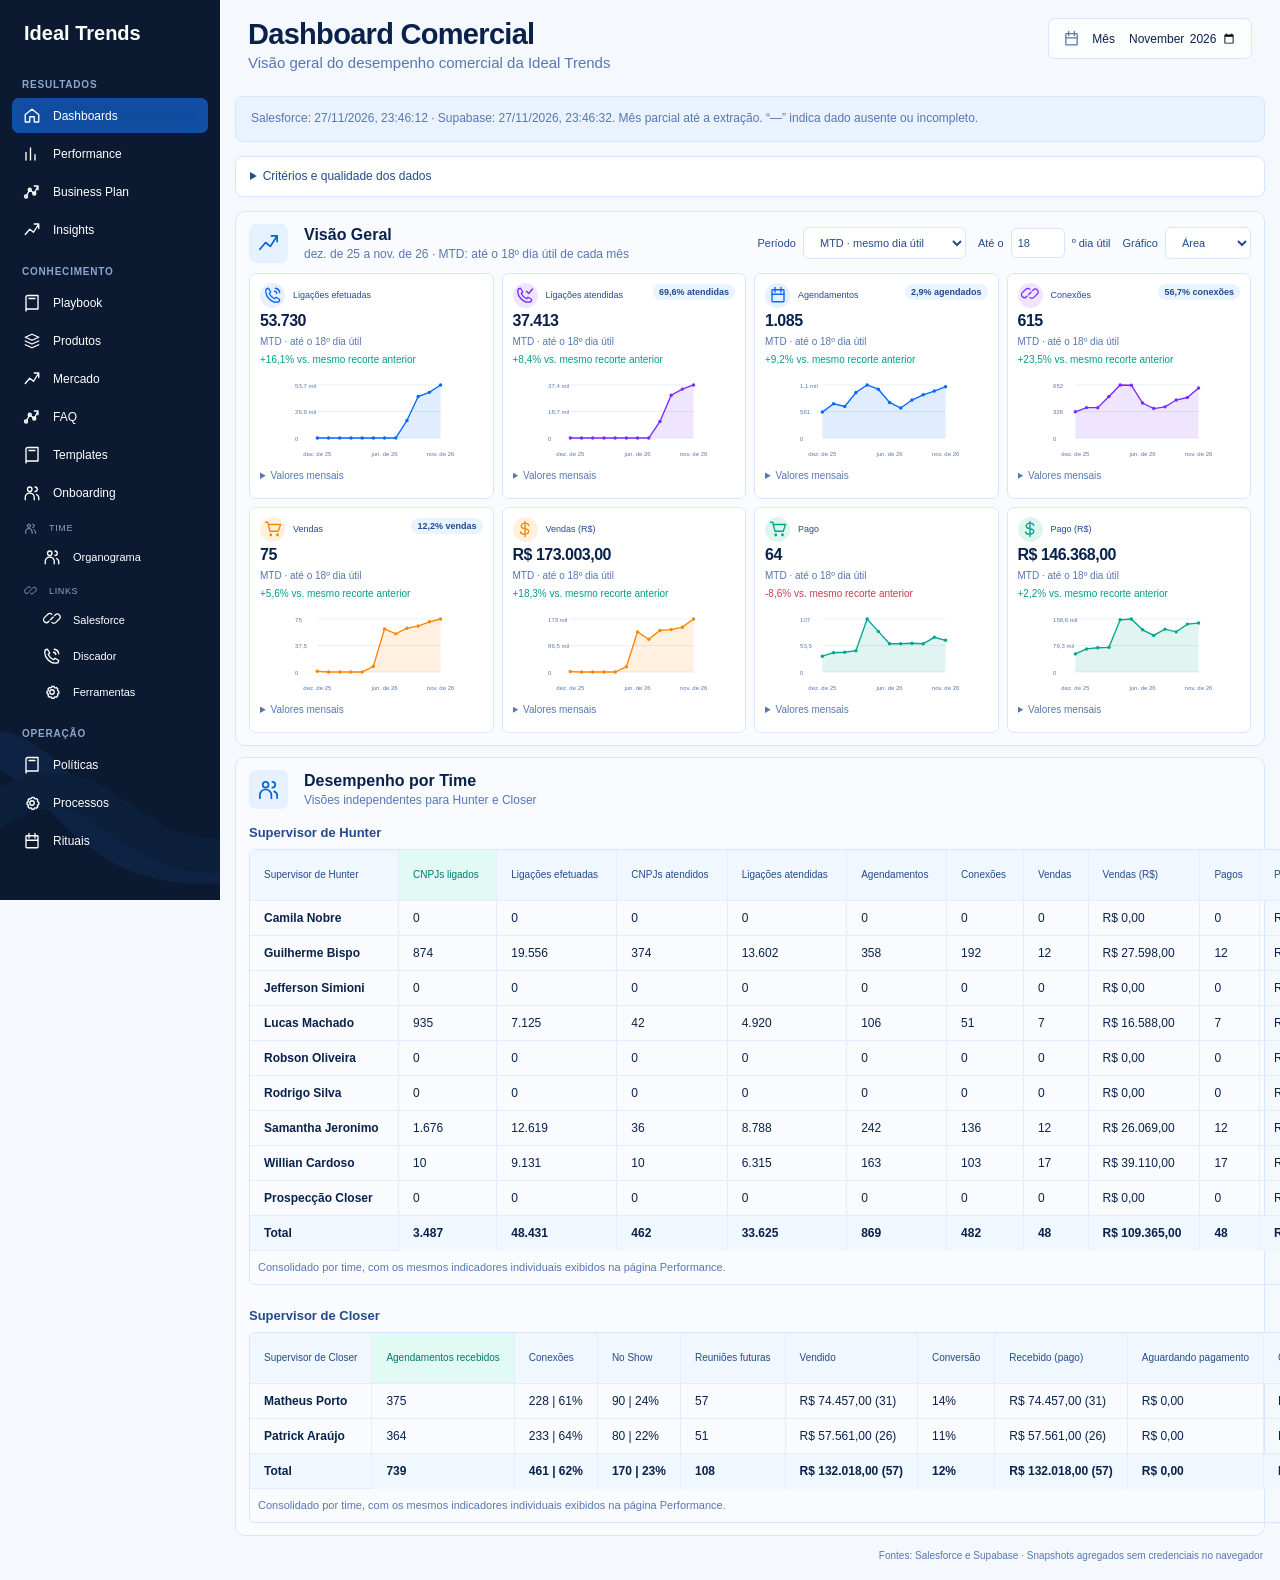
<file: index.html>
<!doctype html>
<html lang="pt-BR">
<head>
  <meta charset="UTF-8">
  <meta name="viewport" content="width=device-width, initial-scale=1">
  <meta name="theme-color" content="#0b1a30">
  <title>Ideal Trends · Dashboard Comercial</title>
  <link rel="stylesheet" href="styles.css?v=summary-columns-20260925">
  <script src="components.js?v=dashboard-20260923" defer></script>
  <script src="data-model.js" defer></script>
  <script src="salesforce-data.js" defer></script>
  <script src="supabase-model.js?v=person-history-20260924" defer></script>
  <script src="supabase-data.js?v=20261128024632087" defer></script>
  <script src="crm-components.js?v=active-hunter-teams-20260925" defer></script>
  <script src="business-plan-config.js?v=october-funnel-326250" defer></script>
  <script src="crm-app.js?v=supabase-team-data-20260924" defer></script>
  <script src="business-plan.js?v=projection-20260923" defer></script>
  <script src="performance.js?v=person-history-20260924" defer></script>
</head>
<body>
  <a class="skip-link" href="#conteudo">Ir para o conteúdo</a>
  <dashboard-sidebar></dashboard-sidebar>
  <main id="conteudo">
    <header class="page-header view-page" data-view="dashboard">
      <div><h1>Dashboard Comercial</h1><p>Visão geral do desempenho comercial da Ideal Trends</p></div>
      <div class="period-controls"><label class="period-chip" for="report-month"><ui-icon name="calendar"></ui-icon>Mês <input type="month" id="report-month" required></label></div>
    </header>
    <p id="connection-status" class="connection-status view-page" data-view="dashboard" role="status" aria-live="polite"></p>
    <details class="source-details view-page" data-view="dashboard"><summary>Critérios e qualidade dos dados</summary><div id="source-details"></div></details>
    <section class="panel history-panel view-page" aria-labelledby="history-title" id="historico" data-view="dashboard">
      <header class="section-header"><span class="section-icon"><ui-icon name="trend"></ui-icon></span><div><h2 id="history-title">Visão Geral</h2><p id="history-period">Períodos mensais</p></div><div class="history-controls"><label>Período <select id="history-mode"><option value="mtd" selected>MTD · mesmo dia útil</option><option value="month">Mês completo</option></select></label><label id="cutoff-label">Até o <input id="history-cutoff" type="number" min="1" max="31" value="1" aria-label="Posição do dia útil no mês">º dia útil</label><label>Gráfico <select id="chart-style"><option value="area">Área</option><option value="line">Linha</option></select></label></div></header>
      <div class="history-grid" id="history-metrics"></div>
    </section>
    <section class="panel view-page" aria-labelledby="team-title" id="times" data-view="dashboard">
      <header class="section-header"><span class="section-icon"><ui-icon name="users"></ui-icon></span><div><h2 id="team-title">Desempenho por Time</h2><p>Visões independentes para Hunter e Closer</p></div></header>
      <div class="role-sections">
        <section aria-labelledby="hunter-team-title"><h3 id="hunter-team-title" class="subsection-title">Supervisor de Hunter</h3><crm-team></crm-team></section>
        <section aria-labelledby="closer-team-title"><h3 id="closer-team-title" class="subsection-title">Supervisor de Closer</h3><crm-closer-team></crm-closer-team></section>
      </div>
    </section>
    <section class="view-page bp-page" id="business-plan" data-view="business-plan" hidden aria-labelledby="bp-title">
      <header class="page-header page-header-view"><div><h1 id="bp-title">Business Plan</h1><p>Plano, ritmo até o mesmo dia útil e realizado da operação</p></div><div class="period-controls"><label class="period-chip" for="bp-month"><ui-icon name="calendar"></ui-icon>Mês <input type="month" id="bp-month" required></label></div></header>
      <p id="bp-status" class="connection-status" role="status"></p>
      <section class="panel" aria-labelledby="bp-summary-title"><header class="section-header"><span class="section-icon"><ui-icon name="activity"></ui-icon></span><div><h2 id="bp-summary-title">Acompanhamento do plano</h2><p>Planejado até hoje usa a posição de dia útil do mês</p></div></header><div id="bp-table"></div></section>
      <section class="panel" aria-labelledby="bp-weekly-title"><header class="section-header"><span class="section-icon"><ui-icon name="calendar"></ui-icon></span><div><h2 id="bp-weekly-title">Acompanhamento semanal por time</h2><p>Meta, realizado, pago e gap do mês, consolidados por semana</p></div></header><div id="bp-weekly"></div></section>
      <section class="panel" aria-labelledby="bp-history-title"><header class="section-header"><span class="section-icon"><ui-icon name="trend"></ui-icon></span><div><h2 id="bp-history-title">Business Plan x Realizado por mês</h2><p>Histórico desde o primeiro mês disponível na carga</p></div></header><div id="bp-history"></div></section>
    </section>
    <section class="view-page performance-page" id="performance" data-view="performance" hidden aria-labelledby="performance-title">
      <header class="page-header page-header-view"><div><h1 id="performance-title">Performance</h1><p>Resultados individuais dentro de cada time</p></div><div class="period-controls"><label class="period-chip" for="performance-month"><ui-icon name="calendar"></ui-icon>Mês <input type="month" id="performance-month" required></label></div></header>
      <p id="performance-status" class="connection-status" role="status"></p>
      <details class="panel performance-section" aria-labelledby="performance-team-title"><summary><span class="section-icon"><ui-icon name="users"></ui-icon></span><span><strong id="performance-team-title">Desempenho por Time</strong><small>Pessoas e resultados no contexto de cada supervisor</small></span></summary><div class="performance-section-content"><div id="performance-teams" class="role-sections"></div></div></details>
      <details class="panel performance-section" aria-labelledby="person-history-title"><summary><span class="section-icon"><ui-icon name="trend"></ui-icon></span><span><strong id="person-history-title">Histórico por Colaborador</strong><small>Indicadores nas linhas e meses nas colunas</small></span></summary><div class="performance-section-content"><div class="history-controls"><label>Recorte <select id="person-history-mode"><option value="month">Mês completo</option><option value="mtd" selected>MTD</option></select></label></div><div class="role-history-grid"><section><div class="subsection-toolbar"><h3>Histórico — Hunters</h3><label>Colaborador <select id="hunter-person"></select></label></div><div id="hunter-history"></div></section><section><div class="subsection-toolbar"><h3>Histórico — Closers</h3><label>Colaborador <select id="closer-person"></select></label></div><div id="closer-history"></div></section></div></div></details>
      <details class="panel performance-section" aria-labelledby="indicator-people-title"><summary><span class="section-icon"><ui-icon name="trend"></ui-icon></span><span><strong id="indicator-people-title">Histórico por Indicador &amp; Pessoas</strong><small>Um indicador por vez, pessoas nas linhas e meses de 2026 nas colunas</small></span></summary><div class="performance-section-content"><div class="role-history-grid"><section><div class="subsection-toolbar"><h3>Supervisor de Hunter</h3><label>Indicador <select id="hunter-indicator-history-metric"></select></label></div><div id="hunter-indicator-people-history" class="team-stack"></div></section><section><div class="subsection-toolbar"><h3>Supervisor de Closer</h3><label>Indicador <select id="closer-indicator-history-metric"></select></label></div><div id="closer-indicator-people-history" class="team-stack"></div></section></div></div></details>
      <details class="panel performance-section" aria-labelledby="daily-history-title"><summary><span class="section-icon"><ui-icon name="calendar"></ui-icon></span><span><strong id="daily-history-title">Histórico Diário por Indicador</strong><small>Resultados de cada dia do mês selecionado</small></span></summary><div class="performance-section-content"><div class="history-controls"><label>Perfil <select id="daily-role"><option value="hunter">Hunter</option><option value="closer">Closer</option></select></label><label>Colaborador <select id="daily-person"></select></label><label>Mês <input type="month" id="daily-month" required></label></div><div id="daily-history"></div></div></details>
      <details class="panel performance-section" aria-labelledby="quartile-title"><summary><span class="section-icon"><ui-icon name="trend"></ui-icon></span><span><strong id="quartile-title">Análise de Quartil</strong><small>Comparativo de faixas de desempenho</small></span></summary><div class="performance-section-content"><p class="empty-state">Critérios da análise de quartil em definição.</p></div></details>
    </section>
    <section class="view-page placeholder-page" id="insights" data-view="insights" hidden><h1>Insights</h1><p>Esta página será desenvolvida.</p></section>
    <section class="view-page placeholder-page" id="knowledge" data-view="knowledge" hidden><h1>Conhecimento</h1><p>Playbook, Produtos, Mercado, FAQ, Templates, Onboarding, Organograma e Links serão desenvolvidos aqui.</p></section>
    <section class="view-page placeholder-page" id="operation" data-view="operation" hidden><h1>Operação</h1><p>Políticas, Processos e Rituais serão desenvolvidos aqui.</p></section>
    <footer class="page-footer">Fontes: Salesforce e Supabase · Snapshots agregados sem credenciais no navegador</footer>
  </main>
</body>
</html>
</file>
<file: styles.css>
:root{font-family:Inter,"Segoe UI",Arial,sans-serif;color:#09224b;background:#f5f8fd;font-synthesis:none;--border:#d7e6ff;--muted:#5877b1;--blue:#0768ff;--green:#009e89}
*{box-sizing:border-box}body{margin:0}button,select{font:inherit}a{color:inherit}ui-icon{display:inline-flex;width:23px;height:23px;flex-shrink:0}ui-icon svg{width:100%;height:100%}.skip-link{position:fixed;left:210px;top:-60px;z-index:5;background:white;padding:12px}.skip-link:focus{top:10px}:focus-visible{outline:3px solid #ffb74d;outline-offset:4px}
dashboard-sidebar{display:block;position:fixed;inset:0 auto 0 0;width:220px;background:#0b1a30;color:#fff;overflow:hidden}.brand{display:flex;align-items:center;gap:10px;font-size:20px;font-weight:650;padding:22px 24px;text-decoration:none;white-space:nowrap;position:relative;z-index:1}.brand svg{width:28px;height:30px}.sidebar-nav{height:calc(100% - 74px);display:grid;align-content:start;gap:3px;padding:8px 12px 35px;overflow-y:auto;position:relative;z-index:1}.nav-group{margin:16px 10px 5px;color:#8ca6cf;text-transform:uppercase;font-size:10px;font-weight:700;letter-spacing:.08em}.nav-group:first-child{margin-top:4px}.nav-link{display:flex;align-items:center;gap:12px;border-radius:7px;padding:8px 11px;text-decoration:none;font-size:12px;min-height:35px}.nav-link ui-icon{width:18px;height:18px}.nav-link:hover{background:#152e50}.nav-link.active{background:#104d9f;box-shadow:inset 0 0 18px #1760bd66}.nav-link.nested{margin-left:18px;padding-left:13px;font-size:11px;min-height:29px}.nav-link.nested-title{margin-left:8px;padding:8px 4px 2px;color:#8ca6cf;text-transform:uppercase;letter-spacing:.07em;font-size:9px;min-height:24px;pointer-events:none}.nav-link.nested-title ui-icon{width:13px;height:13px}.sidebar-wave{position:absolute;bottom:0;width:100%;height:190px;pointer-events:none;opacity:.55}
main{margin-left:220px;padding:18px 15px 16px;max-width:2000px}.page-header{display:flex;align-items:flex-start;justify-content:space-between;gap:20px;padding:0 13px 25px}h1{font-size:29px;letter-spacing:-.7px;line-height:1.15;margin:0 0 3px}p{margin:0;color:var(--muted)}.page-header p{font-size:15px}.period-controls{display:flex;align-items:center;gap:12px}.period-label{position:absolute;clip-path:inset(50%);width:1px;height:1px;overflow:hidden}.period-chip{display:flex;align-items:center;gap:12px;padding:11px 14px;background:#ffffffb3;border:1px solid var(--border);border-radius:7px;font-size:12px;white-space:nowrap}.period-chip ui-icon{width:17px;height:17px;color:var(--muted)}.view-page[hidden]{display:none!important}.placeholder-page{background:#ffffff87;border:1px solid var(--border);border-radius:10px;padding:35px;min-height:260px}.page-header-view{padding-inline:0}.bp-page{max-width:100%}
.panel{background:#ffffff87;border:1px solid var(--border);border-radius:10px;padding:12px 13px;margin-bottom:11px}.section-header{display:flex;align-items:center;gap:16px;margin-bottom:13px;min-height:38px}.section-icon{display:grid;place-items:center;background:#e6f1ff;color:#0963d5;width:39px;height:39px;border-radius:7px;flex-shrink:0}h2{font-size:16px;line-height:1.3;margin:0;font-weight:700}.section-header p{font-size:12px;margin-top:1px}.metrics-grid{display:grid;grid-template-columns:1.7fr 1.24fr 1.42fr repeat(5,1fr);gap:8px}metric-card{display:block;min-width:0}.metric{height:155px;border:1px solid var(--border);border-radius:7px;background:linear-gradient(125deg,#fff,#fbfdff);padding:12px 10px;overflow:hidden}.metric-heading{display:flex;align-items:center;gap:8px;min-height:36px}.metric-label{font-size:10px;line-height:1.45;color:#244b8b}.metric-icon{width:35px;height:35px;display:grid;place-items:center;background:var(--tint,#e5f0ff);color:var(--accent,#0069ff);border-radius:50%;flex-shrink:0}.metric-value{font-size:27px;letter-spacing:-.7px;font-weight:700;margin:13px 0 16px;white-space:nowrap}.metric-value.long{font-size:23px}.delta{font-size:12px;color:var(--green);white-space:nowrap}.delta small{font-size:9px;color:var(--muted);margin-left:5px}.metric:not(.featured) .delta small{display:block;margin:3px 0 0 17px}.featured{background:radial-gradient(ellipse at 25% 100%,#00a99780,transparent 65%),linear-gradient(120deg,#008d80,#00786e);color:white;border-color:#00a390;padding:14px 17px;box-shadow:inset 0 0 20px #02d7b61c}.featured .metric-label{color:white;font-size:14px;font-weight:650}.featured .metric-icon{background:white;color:#009586;width:39px;height:39px}.featured .metric-value{font-size:37px;margin:10px 0 9px;letter-spacing:-1px}.featured .delta{font-size:16px;color:white;font-weight:600}.featured .delta small{color:#e0fffa;font-weight:400;font-size:10px}.conversion-row{display:flex;align-items:center;justify-content:space-between;gap:5px;margin-top:-3px;font-size:12px}.conversion-row small{display:block;color:var(--muted);font-size:9px;line-height:1.5}.badge{display:inline-block;color:#009f89;background:#e0fbf3;border-radius:20px;font-size:11px;padding:5px 9px;white-space:nowrap}.badge.warning{background:#fff3e4;color:#db7a00}.legend{margin-left:auto;display:flex;gap:21px;font-size:9px;color:var(--muted)}.legend span{display:flex;align-items:center;gap:8px}.legend i,.team-dot{height:10px;width:10px;border-radius:50%;background:var(--dot);display:inline-block;flex-shrink:0}
team-performance{display:block}.table-scroll{overflow:auto;border:1px solid var(--border);border-radius:6px}table{width:100%;border-collapse:collapse;font-size:12px;white-space:nowrap}caption{text-align:left;padding:8px;color:var(--muted);font-size:11px;caption-side:bottom}th,td{text-align:left;border-right:1px solid #e2edff;border-bottom:1px solid #e2edff;padding:10px 14px}th:last-child,td:last-child{border-right:0}thead th{background:#f1f7ff;font-size:10px;font-weight:400;height:51px;color:#244b8b}thead th:nth-child(2){background:#e1faf4;color:#00786e}.table-heading{display:flex;align-items:center;gap:12px}.table-heading .metric-icon{height:28px;width:28px}.table-heading ui-icon{width:19px;height:19px}th small{color:var(--muted);line-height:1.6;font-size:9px}.team-name{display:flex;align-items:center;gap:13px;color:#244b8b}.cell-delta{color:var(--green);font-size:10px;margin-top:4px}.conversion-cell{display:flex;gap:20px;align-items:center;justify-content:space-between}tbody tr:hover{background:#f1f7ff}tfoot{font-weight:700;background:#f1f7ff}tfoot td{border-bottom:0}.history-grid{display:grid;grid-template-columns:repeat(8,minmax(0,1fr));gap:8px}.history-panel .section-header{margin-bottom:10px}.chart-control{margin-left:auto;display:flex;align-items:center;gap:10px;font-size:11px;color:#244b8b}select{background:white;color:#244b8b;border:1px solid var(--border);border-radius:6px;padding:8px 25px 8px 12px}.history-card{border:1px solid var(--border);border-radius:7px;padding:9px 10px;background:#fff}.history-card .metric-heading{min-height:24px;gap:8px}.history-card .metric-icon{width:25px;height:25px}.history-card ui-icon{width:18px;height:18px}.history-card .metric-label{font-size:9px}.history-value{font-size:19px;font-weight:700;letter-spacing:-.5px;margin:4px 0}.history-card .delta{font-size:11px}.history-card .delta small{font-size:8px}.sparkline{display:block;width:100%;height:89px;margin-top:8px;overflow:visible}.sparkline text{font-family:inherit;font-size:7px;fill:var(--muted)}.chart-area{transition:opacity .2s}body.line-charts .chart-area{opacity:0}.page-footer{text-align:right;color:var(--muted);font-size:10px;padding:3px 2px}
@media(min-width:1600px){.metric{height:170px}.history-card{padding:12px}.sparkline{height:115px}td{padding-block:13px}}
@media(max-width:1250px){.metrics-grid{grid-template-columns:repeat(4,minmax(0,1fr))}.history-grid{grid-template-columns:repeat(4,minmax(0,1fr))}.page-header{flex-wrap:wrap}.legend{gap:10px;flex-wrap:wrap;max-width:330px}.metric-value.long{font-size:26px}.history-card .sparkline{height:100px}}
@media(max-width:760px){dashboard-sidebar{position:relative;width:100%;height:auto}.brand{padding:16px 20px}.sidebar-nav{display:flex;padding:0 10px 12px;gap:5px}.nav-link{font-size:12px;gap:8px;padding:10px}.sidebar-wave{display:none}main{margin-left:0;padding:16px 10px}.page-header{padding:0 3px 18px;gap:14px}h1{font-size:25px}.page-header p{font-size:13px}.period-controls{gap:7px;flex-wrap:wrap}.period-chip{padding:9px 11px}.metrics-grid,.history-grid{grid-template-columns:repeat(2,minmax(0,1fr))}.section-header{gap:10px;flex-wrap:wrap}.legend{margin:0;width:100%;max-width:none;gap:12px}.panel{padding:10px}.featured .metric-value{font-size:28px}.featured{padding:12px 10px}.featured .delta small{display:block;font-size:9px}.metric-label{font-size:10px}.metric-value{font-size:25px}.chart-control{margin-left:49px}.page-footer{text-align:left;line-height:1.5}}
crm-metric,crm-team,monthly-history{display:block;min-width:0}.connection-status{padding:12px 15px;margin:0 0 14px;background:#eaf2ff;border:1px solid var(--border);border-radius:8px;font-size:12px;line-height:1.6}.metric-note{font-size:10px;line-height:1.5}.featured .metric-note{color:#e0fffa}.empty-state{padding:30px 15px;white-space:normal;color:var(--muted);text-align:center}.chart-empty{min-height:110px;display:grid;place-items:center;text-align:center;font-size:11px;color:var(--muted)}.history-grid{grid-template-columns:repeat(6,minmax(0,1fr))}.history-card details{font-size:10px;color:var(--muted);overflow:auto}.history-card summary{cursor:pointer;padding:8px 0}.history-card details th,.history-card details td{padding:5px;font-size:10px}.table-scroll caption{white-space:normal;line-height:1.5}input[type=month]{font:inherit;border:0;background:transparent;color:inherit;max-width:155px}@media(max-width:1250px){.history-grid{grid-template-columns:repeat(3,minmax(0,1fr))}}@media(max-width:760px){.history-grid{grid-template-columns:repeat(2,minmax(0,1fr))}}
@media(prefers-reduced-motion:reduce){*{scroll-behavior:auto!important;transition:none!important}}
.source-details{margin:0 0 14px;border:1px solid var(--border);border-radius:8px;padding:10px 14px;background:white;color:var(--muted);font-size:12px;line-height:1.6}.source-details summary{cursor:pointer;color:#244b8b}.source-details h3{font-size:13px}.source-details ul{padding-left:20px}.metric-value.long{font-size:clamp(16px,1.45vw,25px);letter-spacing:-.6px}.featured .metric-value.long{font-size:clamp(23px,2vw,36px)}.history-value{font-size:clamp(15px,1.25vw,21px)}@media(max-width:1250px){.metric-value.long{font-size:25px}.history-value{font-size:19px}}@media(max-width:420px){.metric-value.long{font-size:19px}.featured .metric-value.long{font-size:24px}.history-value{font-size:16px}}
.history-controls{margin-left:auto;display:flex;align-items:center;gap:12px;flex-wrap:wrap}.history-controls label{display:flex;align-items:center;gap:7px;color:#244b8b;font-size:11px}.history-controls label[hidden]{display:none}.history-controls input{width:54px;padding:8px 6px;color:#244b8b;border:1px solid var(--border);border-radius:6px;font:inherit}.history-change{font-size:10px;color:var(--green);margin-top:5px}.history-change.negative{color:#c13e52}.history-panel .section-header{flex-wrap:wrap}@media(max-width:760px){.history-controls{margin-left:0;width:100%;gap:8px}.history-controls select{padding-right:8px}.section-header p{line-height:1.5}}
.gap-negative{color:#c13e52;font-weight:700}.gap-positive{color:var(--green);font-weight:700}.diagnosis{white-space:normal;min-width:210px}.bp-projection{color:#244b8b;font-weight:750;white-space:nowrap}.bp-cell-plan,.bp-cell-actual{display:block;font-size:10px;line-height:1.6}.bp-cell-plan{color:var(--muted)}.bp-cell-actual{color:#09224b;font-weight:650}.bp-page .panel{margin-bottom:14px}@media(max-width:760px){dashboard-sidebar{width:100%;position:relative;height:auto}.sidebar-nav{height:auto;max-height:310px}.sidebar-wave{display:none}main{margin-left:0}.placeholder-page{padding:24px 16px}}

/* Dashboard and performance details */
.metric{height:auto;min-height:220px}.metric-value{margin-bottom:4px}.metric-secondary{font-size:10px;line-height:1.4;color:var(--muted);min-height:15px;margin:0}.metric-secondary strong{color:#244b8b}.metric-plan{display:grid;grid-template-columns:repeat(4,minmax(0,1fr));gap:4px;margin:8px 0 0;padding-top:7px;border-top:1px solid #e2edff}.metric-plan dt{font-size:8px;color:var(--muted);margin:0}.metric-plan dd{font-size:10px;font-weight:700;margin:2px 0 0;white-space:nowrap}.metric-plan .negative{color:#c13e52}.metric .metric-note{margin-top:6px}.featured .metric-secondary,.featured .metric-secondary strong,.featured .metric-note,.featured .metric-plan dt{color:#e0fffa}.featured .metric-plan{border-top-color:#dffff933}.featured .metric-plan dd{color:#fff}.role-sections{display:grid;gap:20px}.subsection-title{font-size:13px;color:#244b8b;margin:3px 0 9px}.subsection-toolbar{display:flex;align-items:center;justify-content:space-between;gap:12px;margin:0 0 10px}.subsection-toolbar h3{font-size:13px;color:#244b8b;margin:0}.subsection-toolbar label{display:flex;align-items:center;gap:7px;font-size:11px;color:#244b8b}.performance-page{max-width:100%}.role-history-grid{display:grid;grid-template-columns:repeat(2,minmax(0,1fr));gap:18px}.team-stack{display:grid;gap:9px}.team-detail{border:1px solid var(--border);border-radius:7px;background:#fff}.team-detail summary{display:flex;justify-content:space-between;align-items:center;cursor:pointer;padding:10px 12px;font-size:12px;font-weight:700;color:#244b8b}.team-detail summary span{font-size:10px;color:var(--muted);font-weight:400}.team-detail .table-scroll{border-radius:0;border-inline:0;border-bottom:0}.matrix-table th:first-child{position:sticky;left:0;background:#f1f7ff;z-index:1}.matrix-table td{text-align:right}.daily-matrix{font-size:11px}.daily-matrix th,.daily-matrix td{padding:8px 10px}.performance-page .panel{margin-bottom:14px}@media(max-width:1250px){.metrics-grid{grid-template-columns:repeat(4,minmax(0,1fr))}.role-history-grid{grid-template-columns:1fr}}@media(max-width:760px){.metric{min-height:205px}.metric-plan{grid-template-columns:repeat(2,minmax(0,1fr))}.metric-plan dd{font-size:9px}.role-history-grid{grid-template-columns:1fr}.subsection-toolbar{align-items:flex-start;flex-direction:column}.subsection-toolbar label{width:100%;justify-content:space-between}.subsection-toolbar select{max-width:70%}}

/* Business Plan semanal por time */
.bp-weekly-table th,.bp-weekly-table td{text-align:right;padding:8px 12px}.bp-weekly-table th:first-child{position:sticky;left:0;z-index:1;text-align:left;background:#fff;min-width:164px}.bp-weekly-table thead th{background:#eaf3ff;font-weight:700;color:#244b8b}.bp-weekly-table thead th:first-child{background:#eaf3ff;text-transform:capitalize}.bp-weekly-table .bp-weekly-section th{position:static;background:#143a70;color:#fff;text-align:left;font-size:11px;letter-spacing:.06em;padding:8px 12px}.bp-weekly-table .bp-weekly-targets td{color:#244b8b}.bp-weekly-table .bp-weekly-realized td{color:#05766a}.bp-weekly-table .bp-weekly-paid td{color:#087057}.bp-weekly-table .bp-weekly-gap td{color:#c13e52}.bp-weekly-table .bp-weekly-total th,.bp-weekly-table .bp-weekly-total td{background:#f2f7ff;font-weight:750}.bp-weekly-table .bp-weekly-rate th,.bp-weekly-table .bp-weekly-rate td{background:#fbfcff;color:#5877b1;font-size:11px;font-style:italic}.bp-weekly-table tbody tr:hover th,.bp-weekly-table tbody tr:hover td{background:inherit}@media(max-width:760px){.bp-weekly-table th,.bp-weekly-table td{padding:8px 10px;font-size:11px}.bp-weekly-table th:first-child{min-width:130px}}

.bp-cell-detail{display:block;margin-top:3px;color:var(--muted);font-size:10px;font-weight:400;line-height:1.4}.bp-history-table th:first-child{position:sticky;left:0;z-index:2;background:#f1f7ff}.bp-history-table tbody th:first-child{background:#fff}.bp-history-table tbody tr:hover th:first-child{background:#f1f7ff}

/* Performance: blocos expansíveis e históricos em leitura vertical. */
.performance-page .role-history-grid{grid-template-columns:1fr;gap:24px}.performance-section{padding:0}.performance-section>summary{display:flex;align-items:center;gap:10px;cursor:pointer;list-style:none;padding:16px 18px;color:#244b8b}.performance-section>summary::-webkit-details-marker{display:none}.performance-section>summary::after{content:'+';margin-left:auto;font-size:22px;font-weight:300}.performance-section[open]>summary{border-bottom:1px solid var(--border)}.performance-section[open]>summary::after{content:'−'}.performance-section>summary>span:nth-child(2){display:grid;gap:3px}.performance-section>summary strong{font-size:15px}.performance-section>summary small{font-size:11px;color:var(--muted);font-weight:400}.performance-section-content{padding:16px 18px 18px}.performance-section-content .history-controls{margin:0 0 14px}@media(max-width:760px){.performance-section>summary{padding:13px}.performance-section-content{padding:13px}}

.history-card{position:relative}.history-conversion{position:absolute;top:10px;right:10px;border-radius:999px;background:#e8f4ff;color:#244b8b;padding:3px 6px;font-size:9px;font-weight:700;white-space:nowrap}

/* Visão Geral: dois blocos de quatro indicadores, em ordem de funil. */
.history-panel .history-grid{grid-template-columns:repeat(4,minmax(0,1fr))}@media(max-width:1250px){.history-panel .history-grid{grid-template-columns:repeat(2,minmax(0,1fr))}}@media(max-width:760px){.history-panel .history-grid{grid-template-columns:1fr}}

/* Histórico por indicador: destaque para os consolidadores do período. */
.indicator-people-table :is(th,td):nth-last-child(2){background:#eaf2ff;border-left-color:#bfd8ff}.indicator-people-table :is(th,td):last-child{background:#e8f8ef;border-left-color:#b9e5c9}.indicator-people-table thead :is(th,td):nth-last-child(2){color:#244b8b;font-weight:700}.indicator-people-table thead :is(th,td):last-child{color:#087057;font-weight:700}.indicator-people-table tfoot :is(th,td):nth-last-child(2),.indicator-people-table tfoot :is(th,td):last-child{font-weight:750}
</file>
